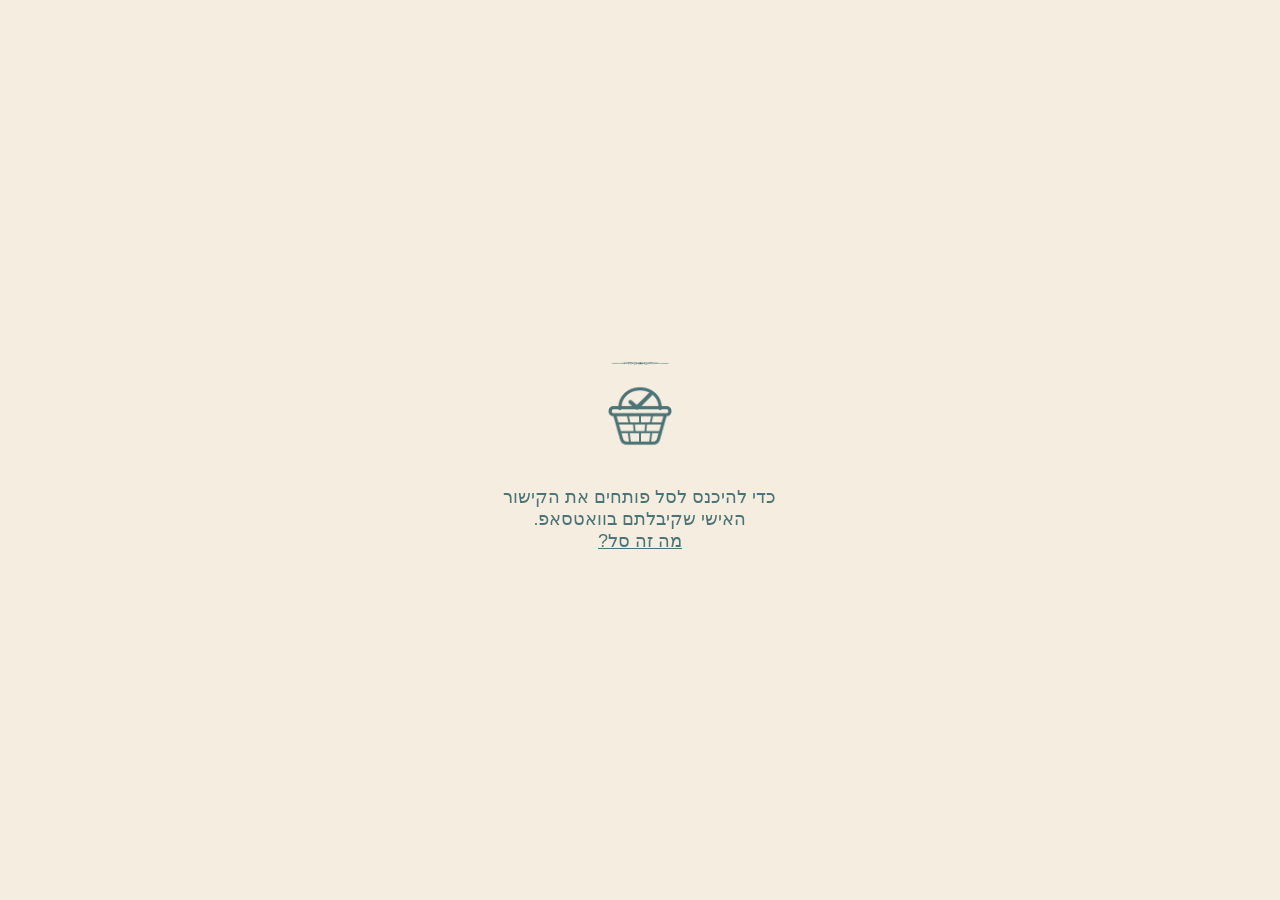
<file: index.html>
<!doctype html>
<html lang="he" dir="rtl">
<head>
<meta charset="utf-8">
<meta name="viewport" content="width=device-width, initial-scale=1, viewport-fit=cover">
<title>סל</title>
<meta name="theme-color" content="#F5EDE0">
<meta name="apple-mobile-web-app-capable" content="yes">
<meta name="mobile-web-app-capable" content="yes">
<meta name="apple-mobile-web-app-title" content="סל">
<meta name="apple-mobile-web-app-status-bar-style" content="default">
<link rel="apple-touch-icon" href="apple-touch-icon.png">
<link rel="icon" type="image/png" sizes="192x192" href="icon-192.png">
<link rel="icon" type="image/png" sizes="512x512" href="icon-512.png">
<link rel="icon" type="image/png" sizes="64x64" href="favicon-64.png">
<style>
  [hidden] { display: none !important; }
  html, body { margin: 0; height: 100%; background: #F5EDE0; }
  body { font-family: "Assistant", "Segoe UI", Arial, sans-serif; color: #3f3630; }
  iframe { position: fixed; inset: 0; width: 100%; height: 100%; border: 0;
           padding-top: env(safe-area-inset-top, 0px); box-sizing: border-box; background: #F5EDE0; }
  .splash { position: fixed; inset: 0; display: grid; place-items: center; text-align: center; padding: 24px; }
  .splash img { width: 120px; height: 120px; border-radius: 26px; }
  .splash p { color: #4C7476; font-size: 18px; max-width: 30ch; margin: 14px auto 0; }
  .splash a { color: #4C7476; }
</style>
</head>
<body>
<div class="splash" id="splash"><div><img src="icon-512.png" alt="סל"><p id="msg">טוען את סל…</p></div></div>
<script>
// The address of the Google side of סל. The access code is never stored here:
// it arrives in each person's own link after the "#", and is remembered on that phone.
var BASE = "https://script.google.com/macros/s/AKfycbzv7Uv21yemebZgZ4WcIbWWElzj_JvVC2NKlHyoOmsTbLdWYxTB_dj4HEoljWw6B7msBw/exec";
var VIEW = { nil: "office", shlomi: "week", marco: "marco", dudi: "marco", tom: "inbox", roni: "inbox" };
var q = new URLSearchParams(location.search);
var person = VIEW[q.get("p")] ? q.get("p") : "";
var view = q.get("v") || VIEW[person];
var key = location.hash.replace("#", "");
try {
  if (key) localStorage.setItem("salsala-key", key);
  else key = localStorage.getItem("salsala-key") || "";
  if (person) localStorage.setItem("salsala-person", person);
  else { person = localStorage.getItem("salsala-person") || ""; view = view || VIEW[person]; }
} catch (e) {}
if (!key || !person) {
  document.getElementById("msg").innerHTML = 'כדי להיכנס לסל פותחים את הקישור האישי שקיבלתם בוואטסאפ. <br><a href="help.html">מה זה סל?</a>';
} else {
  var f = document.createElement("iframe");
  f.title = "סל";
  f.src = BASE + "?v=" + encodeURIComponent(view) + "&u=" + encodeURIComponent(person) + "&k=" + encodeURIComponent(key);
  f.onload = function () { document.getElementById("splash").hidden = true; };
  document.body.appendChild(f);
}
</script>
</body>
</html>
</file>
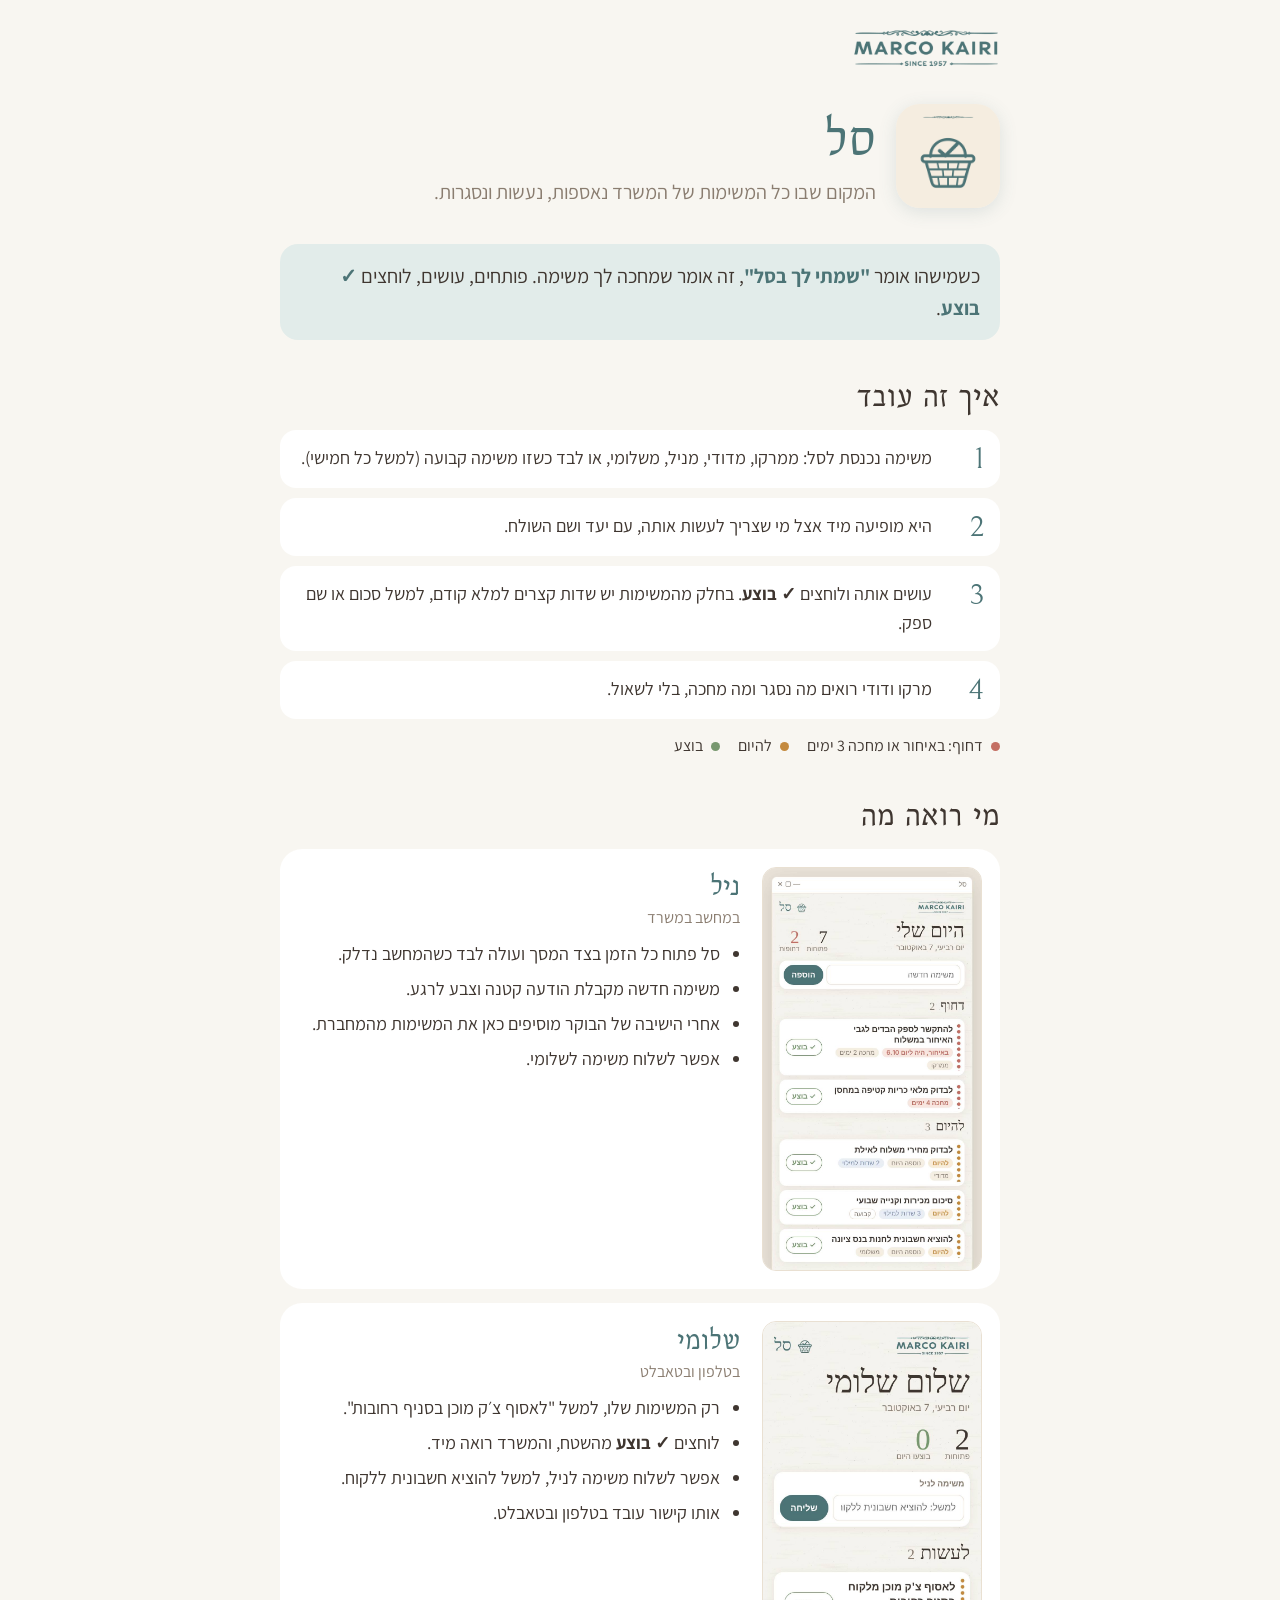
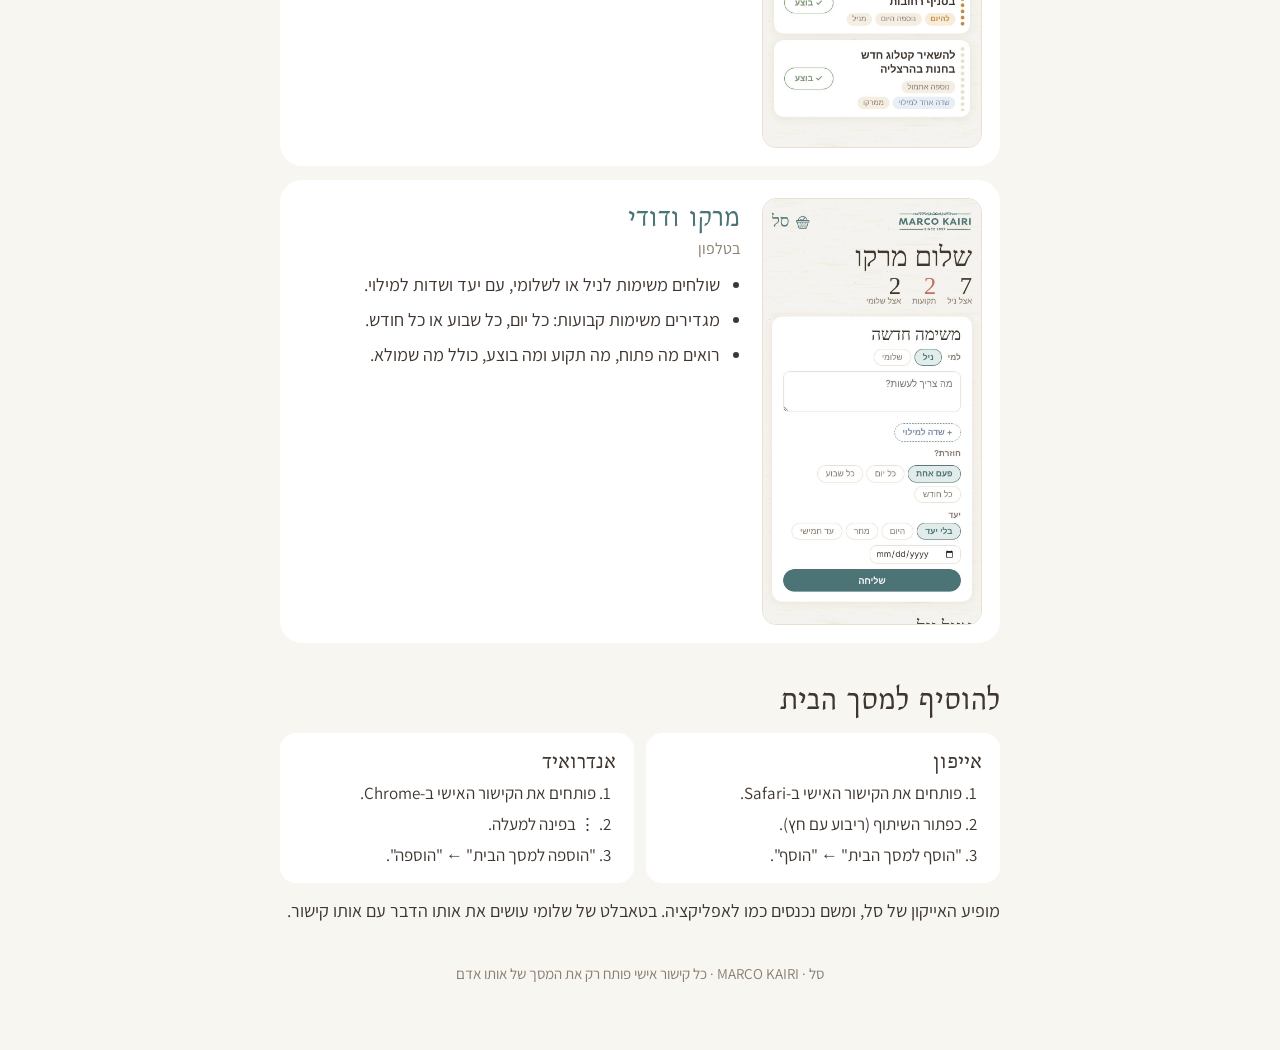
<file: help.html>
<!doctype html>
<html lang="he" dir="rtl">
<head>
<meta charset="utf-8">
<meta name="viewport" content="width=device-width, initial-scale=1">
<title>סל: איך זה עובד</title>
<link rel="apple-touch-icon" href="apple-touch-icon.png">
<link rel="icon" type="image/png" sizes="64x64" href="favicon-64.png">
<link rel="stylesheet" href="https://fonts.googleapis.com/css2?family=Bellefair&family=Assistant:wght@400;600;700&display=swap">
<style>
/* Explanation page for the team: same paper ground, logo turquoise and Bellefair display as the app itself. */
:root{
  --ground:#f8f6f1; --cloth:#ffffff; --seam:#e9e0d2; --ink:#3f3630; --soft:#8a7d70;
  --teal:#4C7476; --teal-soft:#e2ecea; --honey:#c48a3e; --rose:#c46f63; --sage:#78986f;
  --f-display:"Bellefair","Assistant",Georgia,serif; --f-body:"Assistant","Segoe UI",Arial,sans-serif;
  color-scheme:light;
}
*{box-sizing:border-box}
body{margin:0;background:var(--ground);color:var(--ink);font-family:var(--f-body);font-size:18px;line-height:1.6}
main{max-width:760px;margin:0 auto;padding-inline:20px;padding-block:28px 64px;display:grid;gap:36px}
h1,h2,h3{font-family:var(--f-display);font-weight:400;line-height:1.05;margin:0;text-wrap:balance}
p{margin:0}
.top{display:flex;justify-content:space-between;align-items:center;gap:12px}
.top img.logo{height:40px}
.hero{display:grid;grid-template-columns:auto minmax(0,1fr);gap:20px;align-items:center}
.hero img{width:104px;height:104px;border-radius:24px;box-shadow:0 4px 18px rgba(76,116,118,.15)}
.hero h1{font-size:62px;color:var(--teal)}
.hero p{font-size:20px;color:var(--soft);margin-top:6px}
.say{background:var(--teal-soft);border-radius:18px;padding:16px 20px;font-size:20px}
.say b{color:var(--teal)}
section{display:grid;gap:14px}
section > h2{font-size:38px}
.how{list-style:none;padding:0;margin:0;display:grid;gap:10px;counter-reset:s}
.how li{counter-increment:s;display:grid;grid-template-columns:40px minmax(0,1fr);gap:12px;align-items:start;background:var(--cloth);border-radius:16px;padding:14px 16px}
.how li::before{content:counter(s);font-family:var(--f-display);font-size:30px;line-height:1;color:var(--teal)}
.who{display:grid;grid-template-columns:220px minmax(0,1fr);gap:22px;align-items:start;background:var(--cloth);border-radius:22px;padding:18px}
.who img{width:100%;border-radius:14px;border:1px solid var(--seam)}
.who h3{font-size:34px;color:var(--teal)}
.who .role{color:var(--soft);font-size:16px;margin-top:2px}
.who ul{margin:10px 0 0;padding-inline-start:20px;display:grid;gap:6px}
@media (max-width:620px){.who{grid-template-columns:1fr}.who img{max-width:280px;justify-self:center}.hero h1{font-size:50px}}
.dots{display:flex;gap:18px;flex-wrap:wrap;font-size:16px}
.dot{display:inline-flex;align-items:center;gap:8px}
.dot i{width:9px;height:9px;border-radius:50%;display:inline-block}
.install{display:grid;grid-template-columns:repeat(auto-fit,minmax(220px,1fr));gap:12px}
.install div{background:var(--cloth);border-radius:16px;padding:14px 18px}
.install h3{font-size:26px;margin-bottom:6px}
.install ol{margin:0;padding-inline-start:20px;display:grid;gap:4px;font-size:17px}
footer{color:var(--soft);font-size:15px;text-align:center}
</style>
</head>
<body>
<main>
  <div class="top"><img class="logo" src="logo.png" alt="MARCO KAIRI"></div>

  <div class="hero">
    <img src="icon-512.png" alt="">
    <div><h1>סל</h1><p>המקום שבו כל המשימות של המשרד נאספות, נעשות ונסגרות.</p></div>
  </div>

  <p class="say">כשמישהו אומר <b>"שמתי לך בסל"</b>, זה אומר שמחכה לך משימה. פותחים, עושים, לוחצים <b>✓ בוצע</b>.</p>

  <section>
    <h2>איך זה עובד</h2>
    <ol class="how">
      <li><span>משימה נכנסת לסל: ממרקו, מדודי, מניל, משלומי, או לבד כשזו משימה קבועה (למשל כל חמישי).</span></li>
      <li><span>היא מופיעה מיד אצל מי שצריך לעשות אותה, עם יעד ושם השולח.</span></li>
      <li><span>עושים אותה ולוחצים <b>✓ בוצע</b>. בחלק מהמשימות יש שדות קצרים למלא קודם, למשל סכום או שם ספק.</span></li>
      <li><span>מרקו ודודי רואים מה נסגר ומה מחכה, בלי לשאול.</span></li>
    </ol>
    <div class="dots">
      <span class="dot"><i style="background:var(--rose)"></i>דחוף: באיחור או מחכה 3 ימים</span>
      <span class="dot"><i style="background:var(--honey)"></i>להיום</span>
      <span class="dot"><i style="background:var(--sage)"></i>בוצע</span>
    </div>
  </section>

  <section>
    <h2>מי רואה מה</h2>
    <div class="who">
      <img src="img/nil.jpg" alt="המסך של ניל">
      <div><h3>ניל</h3><p class="role">במחשב במשרד</p>
        <ul>
          <li>סל פתוח כל הזמן בצד המסך ועולה לבד כשהמחשב נדלק.</li>
          <li>משימה חדשה מקבלת הודעה קטנה וצבע לרגע.</li>
          <li>אחרי הישיבה של הבוקר מוסיפים כאן את המשימות מהמחברת.</li>
          <li>אפשר לשלוח משימה לשלומי.</li>
        </ul></div>
    </div>
    <div class="who">
      <img src="img/shlomi.jpg" alt="המסך של שלומי">
      <div><h3>שלומי</h3><p class="role">בטלפון ובטאבלט</p>
        <ul>
          <li>רק המשימות שלו, למשל "לאסוף צ׳ק מוכן בסניף רחובות".</li>
          <li>לוחצים <b>✓ בוצע</b> מהשטח, והמשרד רואה מיד.</li>
          <li>אפשר לשלוח משימה לניל, למשל להוציא חשבונית ללקוח.</li>
          <li>אותו קישור עובד בטלפון ובטאבלט.</li>
        </ul></div>
    </div>
    <div class="who">
      <img src="img/marco.jpg" alt="המסך של מרקו ודודי">
      <div><h3>מרקו ודודי</h3><p class="role">בטלפון</p>
        <ul>
          <li>שולחים משימות לניל או לשלומי, עם יעד ושדות למילוי.</li>
          <li>מגדירים משימות קבועות: כל יום, כל שבוע או כל חודש.</li>
          <li>רואים מה פתוח, מה תקוע ומה בוצע, כולל מה שמולא.</li>
        </ul></div>
    </div>
  </section>

  <section>
    <h2>להוסיף למסך הבית</h2>
    <div class="install">
      <div><h3>אייפון</h3><ol><li>פותחים את הקישור האישי ב-Safari.</li><li>כפתור השיתוף (ריבוע עם חץ).</li><li>"הוסף למסך הבית" ← "הוסף".</li></ol></div>
      <div><h3>אנדרואיד</h3><ol><li>פותחים את הקישור האישי ב-Chrome.</li><li>⋮ בפינה למעלה.</li><li>"הוספה למסך הבית" ← "הוספה".</li></ol></div>
    </div>
    <p>מופיע האייקון של סל, ומשם נכנסים כמו לאפליקציה. בטאבלט של שלומי עושים את אותו הדבר עם אותו קישור.</p>
  </section>

  <footer>סל · MARCO KAIRI · כל קישור אישי פותח רק את המסך של אותו אדם</footer>
</main>
</body>
</html>
</file>
